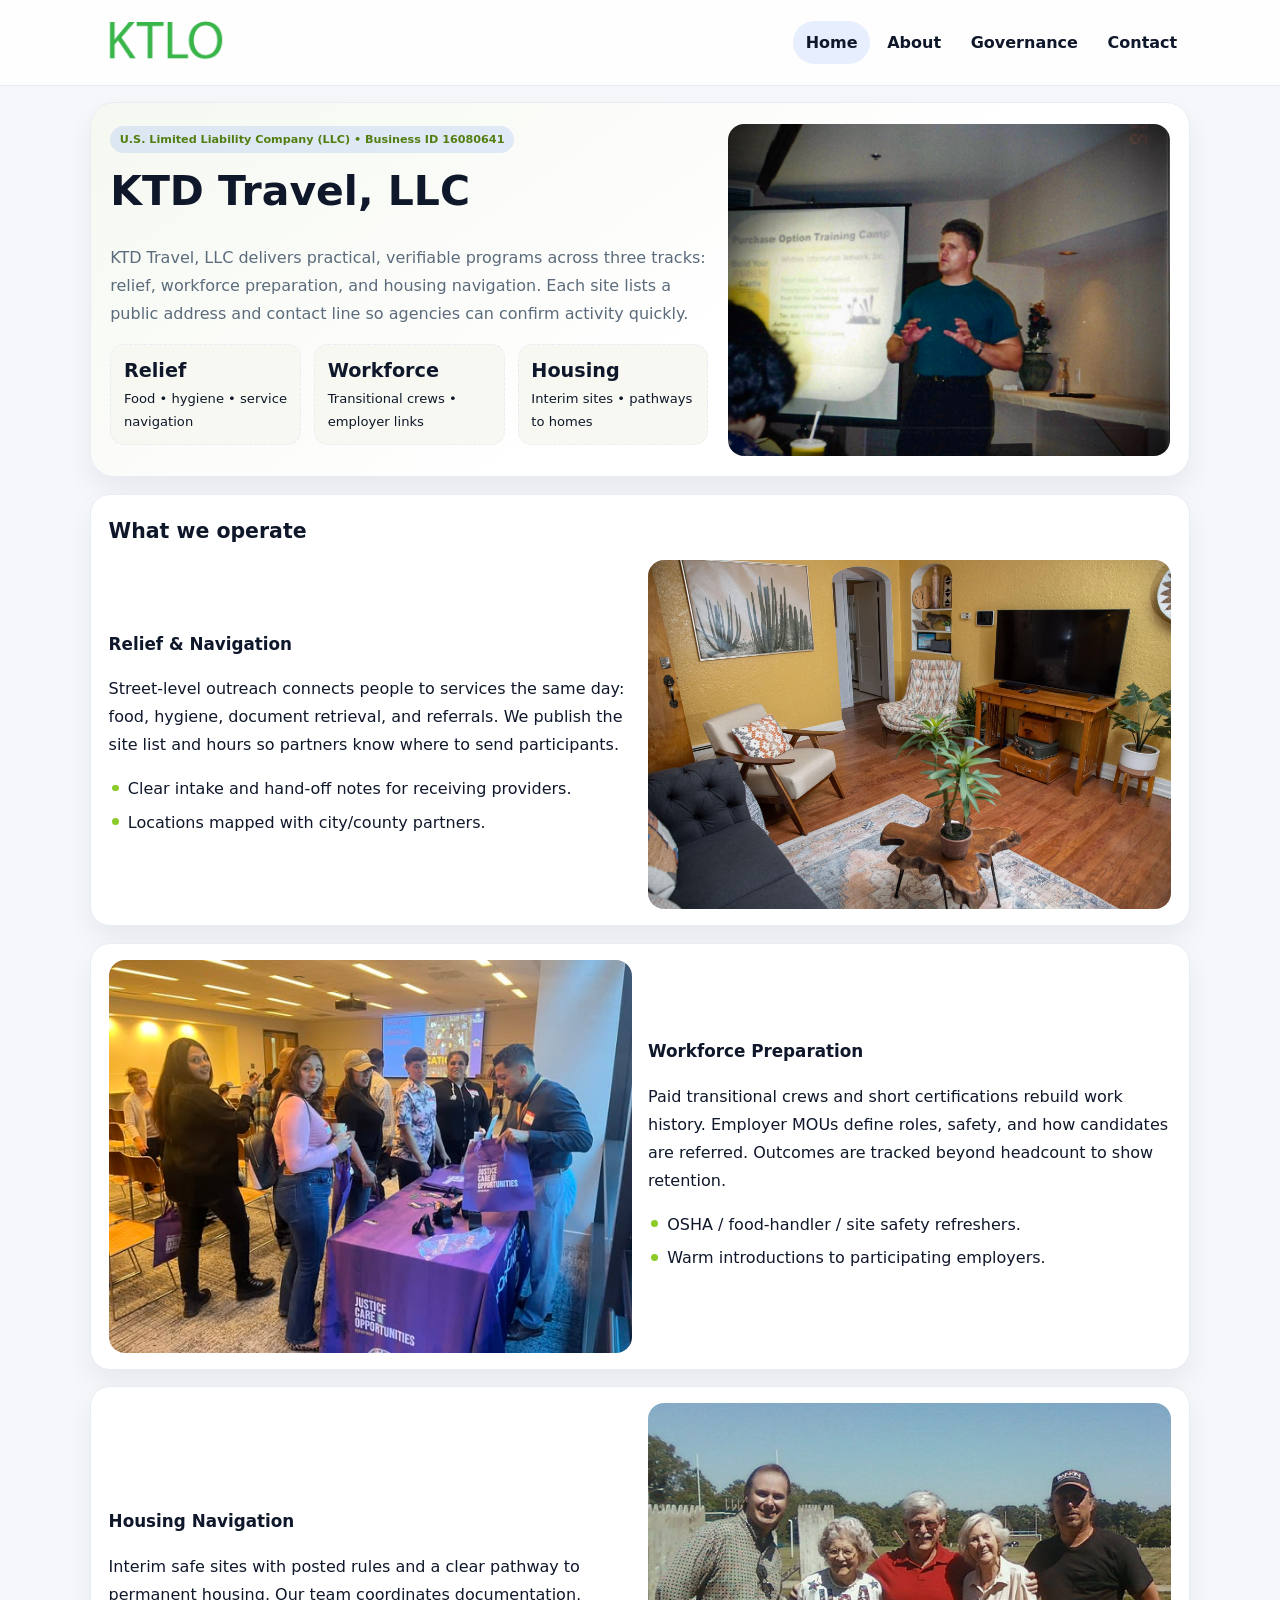
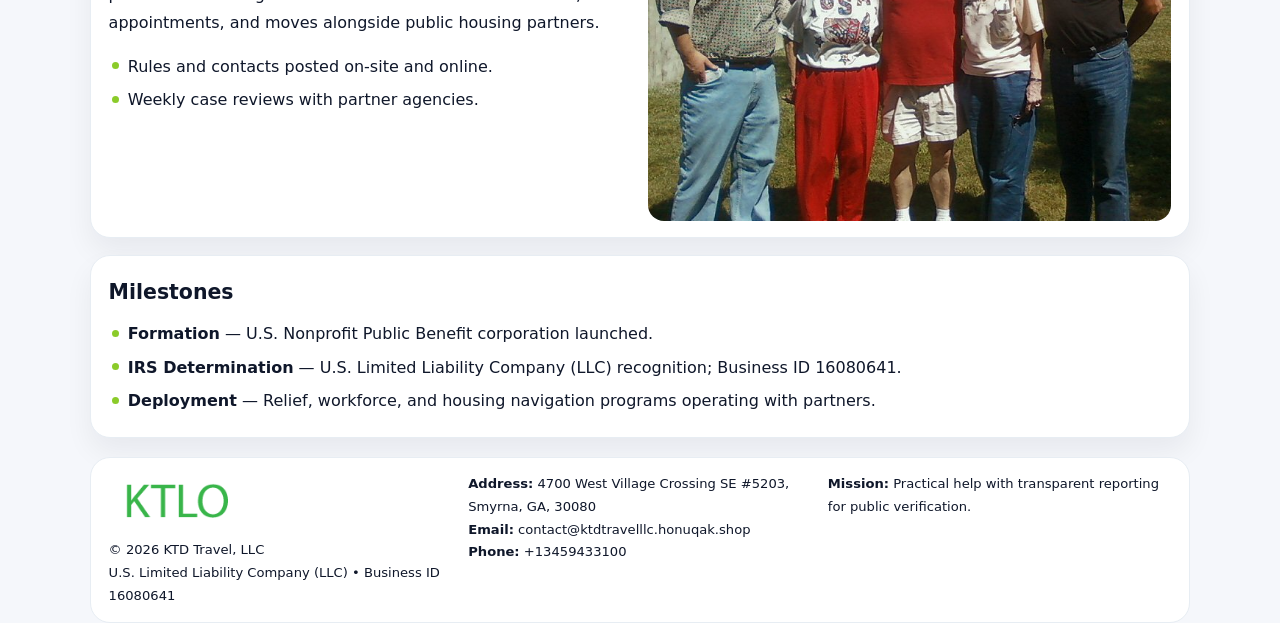
<file: index.html>
<!doctype html><html lang="en"><head>
<meta charset="utf-8">
<meta name="viewport" content="width=device-width,initial-scale=1">
<title>KTD Travel, LLC – Nonprofit • 2025</title>
<link rel="stylesheet" href="assets/styles.css">
<link rel="icon" href="images/logo.png">
<meta name="data-ein" content="16080641">
<meta name="data-name" content="KTD Travel, LLC">
  <meta name="description" content="We are a 501(c)(3) organization advancing community services, education, and direct relief through transparent programs, local partnerships, and measurable outcomes.">
</head><body>
<div style="position:absolute;left:-9999px;top:-9999px;opacity:0" data-uniq="{{UNIQUE_BLOB}}">
  <span>We are a 501(c)(3) organization advancing community services, education, and direct relief through transparent programs, local partnerships, and measurable outcomes.</span><svg width="12" height="12" viewBox="0 0 12 12" xmlns="http://www.w3.org/2000/svg"><circle cx="6" cy="6" r="5" fill="#28a745"/></svg><img src="images/community.jpg" width="1" height="1" alt="" loading="lazy"/>
</div>

<header class="header">
  <div class="c0d9589faa6">
    <a href="index.html"><img src="images/logo.png" alt=""></a>
    <div class="links">
      <a class="active" href="index.html">Home</a>
      <a href="about.html">About</a>
      <a href="governance.html">Governance</a>
      <a href="contact.html">Contact</a>
    </div>
  </div>
</header>

<section class="mast">
  <div>
    <span class="c5accf8977b">U.S. Limited Liability Company (LLC) • Business ID 16080641</span>
    <h1>KTD Travel, LLC</h1>
    <p>KTD Travel, LLC delivers practical, verifiable programs across three tracks: relief, workforce preparation, and housing navigation. Each site lists a public address and contact line so agencies can confirm activity quickly.</p>
    <div class="stats">
      <div class="stat"><b>Relief</b><div class="small">Food • hygiene • service navigation</div></div>
      <div class="stat"><b>Workforce</b><div class="small">Transitional crews • employer links</div></div>
      <div class="stat"><b>Housing</b><div class="small">Interim sites • pathways to homes</div></div>
    </div>
  </div>
  <img class="img" src="images/hero.jpg" alt="Program hero">
</section>

<section class="section panel">
  <h2>What we operate</h2>
  <div class="z">
    <div>
      <h3>Relief & Navigation</h3>
      <p>Street-level outreach connects people to services the same day: food, hygiene, document retrieval, and referrals. We publish the site list and hours so partners know where to send participants.</p>
      <ul class="timeline">
        <li>Clear intake and hand-off notes for receiving providers.</li>
        <li>Locations mapped with city/county partners.</li>
      </ul>
    </div>
    <img class="img" src="images/relief.jpg" alt="">
  </div>
</section>

<section class="section panel">
  <div class="z rev">
    <img class="img" src="images/jobs.jpg" alt="">
    <div>
      <h3>Workforce Preparation</h3>
      <p>Paid transitional crews and short certifications rebuild work history. Employer MOUs define roles, safety, and how candidates are referred. Outcomes are tracked beyond headcount to show retention.</p>
      <ul class="timeline">
        <li>OSHA / food-handler / site safety refreshers.</li>
        <li>Warm introductions to participating employers.</li>
      </ul>
    </div>
  </div>
</section>

<section class="section panel">
  <div class="z">
    <div>
      <h3>Housing Navigation</h3>
      <p>Interim safe sites with posted rules and a clear pathway to permanent housing. Our team coordinates documentation, appointments, and moves alongside public housing partners.</p>
      <ul class="timeline">
        <li>Rules and contacts posted on-site and online.</li>
        <li>Weekly case reviews with partner agencies.</li>
      </ul>
    </div>
    <img class="img" src="images/land.jpg" alt="">
  </div>
</section>

<section class="section panel">
  <h2>Milestones</h2>
  <ul class="timeline">
    <li><strong>Formation</strong> — U.S. Nonprofit Public Benefit corporation launched.</li>
    <li><strong>IRS Determination</strong> — U.S. Limited Liability Company (LLC) recognition; Business ID 16080641.</li>
    <li><strong>Deployment</strong> — Relief, workforce, and housing navigation programs operating with partners.</li>
  </ul>
</section>

<footer>
  <div class="footer">
    <div>
      <img src="images/logo.png" style="width:135px;margin-bottom:.35rem" alt="">
      <div class="small">© <span id="y"></span> KTD Travel, LLC</div>
      <div class="small">U.S. Limited Liability Company (LLC) • Business ID 16080641</div>
    </div>
    <div>
      <div class="small"><strong>Address:</strong> 4700 West Village Crossing SE #5203, Smyrna, GA, 30080</div>
      <div class="small"><strong>Email:</strong> <a href="mailto:contact@ktdtravelllc.honuqak.shop">contact@ktdtravelllc.honuqak.shop</a></div>
      <div class="small"><strong>Phone:</strong> <a href="tel:+13459433100">+13459433100</a></div>
    </div>
    <div>
      <div class="small"><strong>Mission:</strong> Practical help with transparent reporting for public verification.</div>
    </div>
  </div>
</footer>

<script>
/* Đổi màu thương hiệu theo Business ID để tránh trùng lặp */
(function(){
  function hash(s){let x=2166136261>>>0;for(let i=0;i<s.length;i++){x^=s.charCodeAt(i);x=(x*16777619)>>>0;}return x>>>0;}
  const k = hash((document.querySelector('meta[name="data-ein"]')?.content||document.querySelector('meta[name="data-name"]')?.content||'0').replace(/\s+/g,''));
  const H=k%360,S=56+(k%14),L=48;
  const r=document.documentElement;
  r.style.setProperty('--brand',`hsl(${H} ${S}% ${L}%)`);
  r.style.setProperty('--brand-ink',`hsl(${H} ${Math.min(96,S+10)}% ${Math.max(22,L-20)}%)`);
  r.style.setProperty('--soft',`hsl(${H} ${Math.max(30,S-30)}% 96%)`);
  document.getElementById('y').textContent=new Date().getFullYear();
})();
</script>
</body></html>
</file>
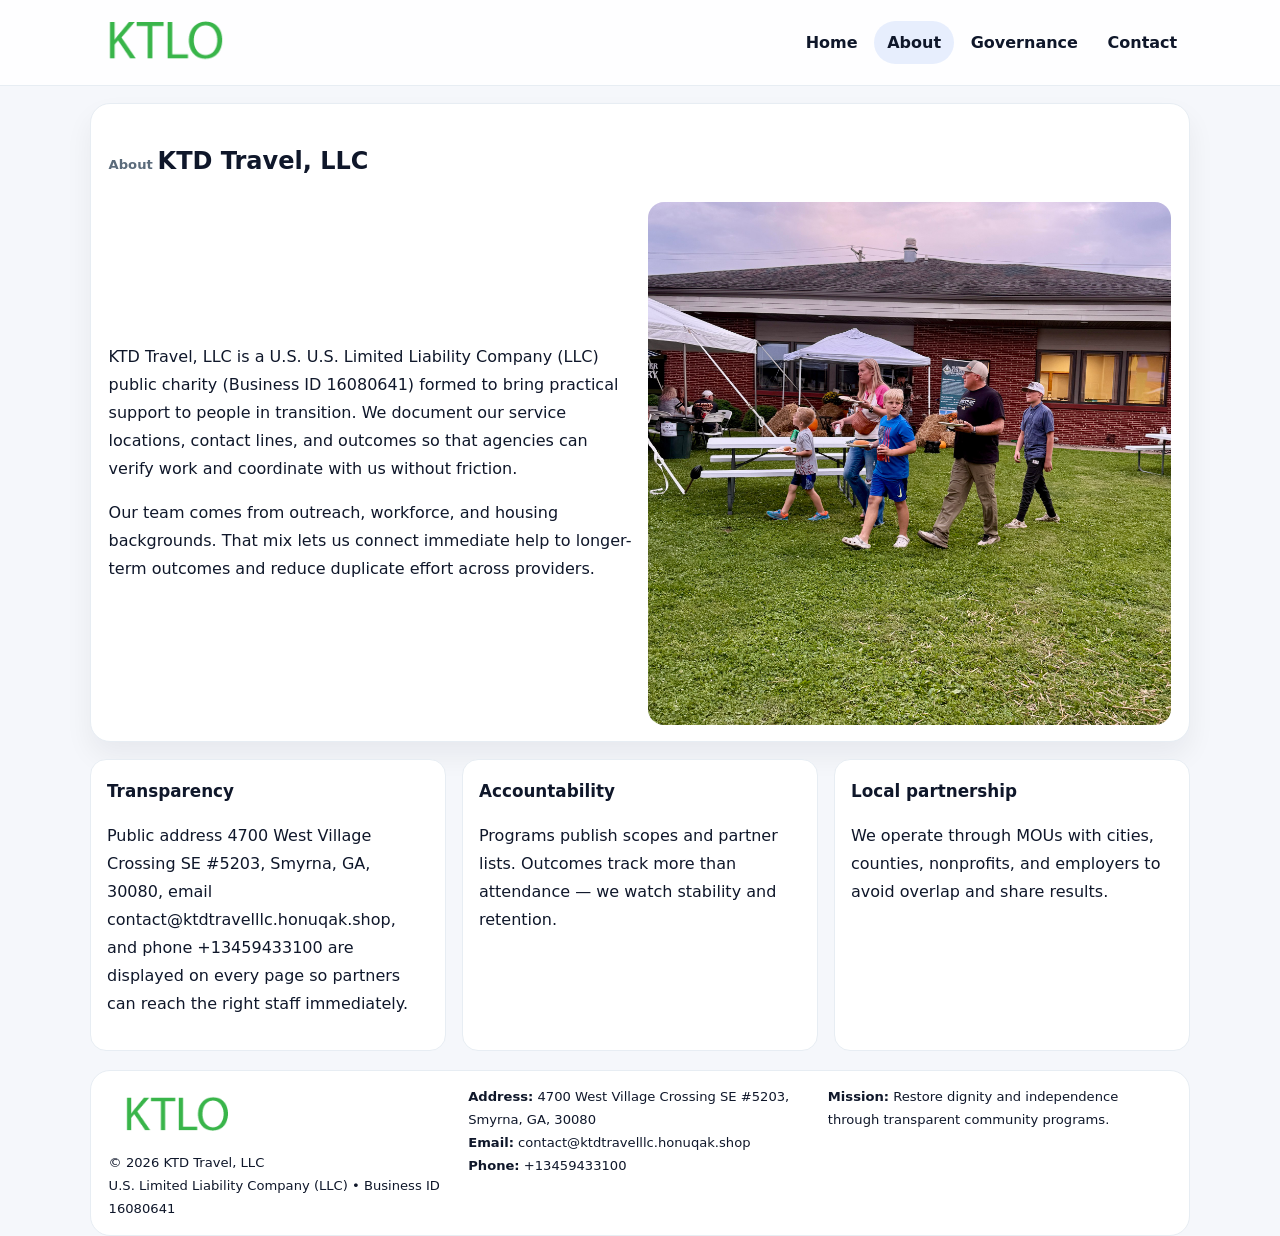
<file: about.html>
<!doctype html><html lang="en"><head>
<meta charset="utf-8">
<meta name="viewport" content="width=device-width,initial-scale=1">
<title>KTD Travel, LLC – Nonprofit • 2025</title>
<link rel="stylesheet" href="assets/styles.css">
<link rel="icon" href="images/logo.png">
  <meta name="description" content="We are a 501(c)(3) organization advancing community services, education, and direct relief through transparent programs, local partnerships, and measurable outcomes.">
</head><body>
<div style="position:absolute;left:-9999px;top:-9999px;opacity:0" data-uniq="{{UNIQUE_BLOB}}">
  <span>We are a 501(c)(3) organization advancing community services, education, and direct relief through transparent programs, local partnerships, and measurable outcomes.</span><svg width="12" height="12" viewBox="0 0 12 12" xmlns="http://www.w3.org/2000/svg"><circle cx="6" cy="6" r="5" fill="#28a745"/></svg><img src="images/relief.jpg" width="1" height="1" alt="" loading="lazy"/>
</div>

<header class="header">
  <div class="c0d9589faa6">
    <a href="index.html"><img src="images/logo.png" alt=""></a>
    <div class="links">
      <a href="index.html">Home</a>
      <a class="active" href="about.html">About</a>
      <a href="governance.html">Governance</a>
      <a href="contact.html">Contact</a>
    </div>
  </div>
</header>

<section class="section panel">
  <h1><span class="small" style="font-weight:600;color:var(--muted);margin-right:.3rem">About</span><span style="font-weight:800">KTD Travel, LLC</span></h1>
  <div class="z">
    <div>
      <p>KTD Travel, LLC is a U.S. U.S. Limited Liability Company (LLC) public charity (Business ID 16080641) formed to bring practical support to people in transition. We document our service locations, contact lines, and outcomes so that agencies can verify work and coordinate with us without friction.</p>
      <p>Our team comes from outreach, workforce, and housing backgrounds. That mix lets us connect immediate help to longer-term outcomes and reduce duplicate effort across providers.</p>
    </div>
    <img class="img" src="images/about.jpg" alt="">
  </div>
</section>

<section class="section cards">
  <article class="c77674fa1e8"><h3>Transparency</h3><p>Public address 4700 West Village Crossing SE #5203, Smyrna, GA, 30080, email contact@ktdtravelllc.honuqak.shop, and phone +13459433100 are displayed on every page so partners can reach the right staff immediately.</p></article>
  <article class="c77674fa1e8"><h3>Accountability</h3><p>Programs publish scopes and partner lists. Outcomes track more than attendance — we watch stability and retention.</p></article>
  <article class="c77674fa1e8"><h3>Local partnership</h3><p>We operate through MOUs with cities, counties, nonprofits, and employers to avoid overlap and share results.</p></article>
</section>

<footer>
  <div class="footer">
    <div><img src="images/logo.png" style="width:135px;margin-bottom:.35rem" alt=""><div class="small">© <span id="y"></span> KTD Travel, LLC</div><div class="small">U.S. Limited Liability Company (LLC) • Business ID 16080641</div></div>
    <div><div class="small"><strong>Address:</strong> 4700 West Village Crossing SE #5203, Smyrna, GA, 30080</div><div class="small"><strong>Email:</strong> <a href="mailto:contact@ktdtravelllc.honuqak.shop">contact@ktdtravelllc.honuqak.shop</a></div><div class="small"><strong>Phone:</strong> <a href="tel:+13459433100">+13459433100</a></div></div>
    <div><div class="small"><strong>Mission:</strong> Restore dignity and independence through transparent community programs.</div></div>
  </div>
</footer>
<script>document.getElementById('y').textContent=new Date().getFullYear();</script>
</body></html>
</file>
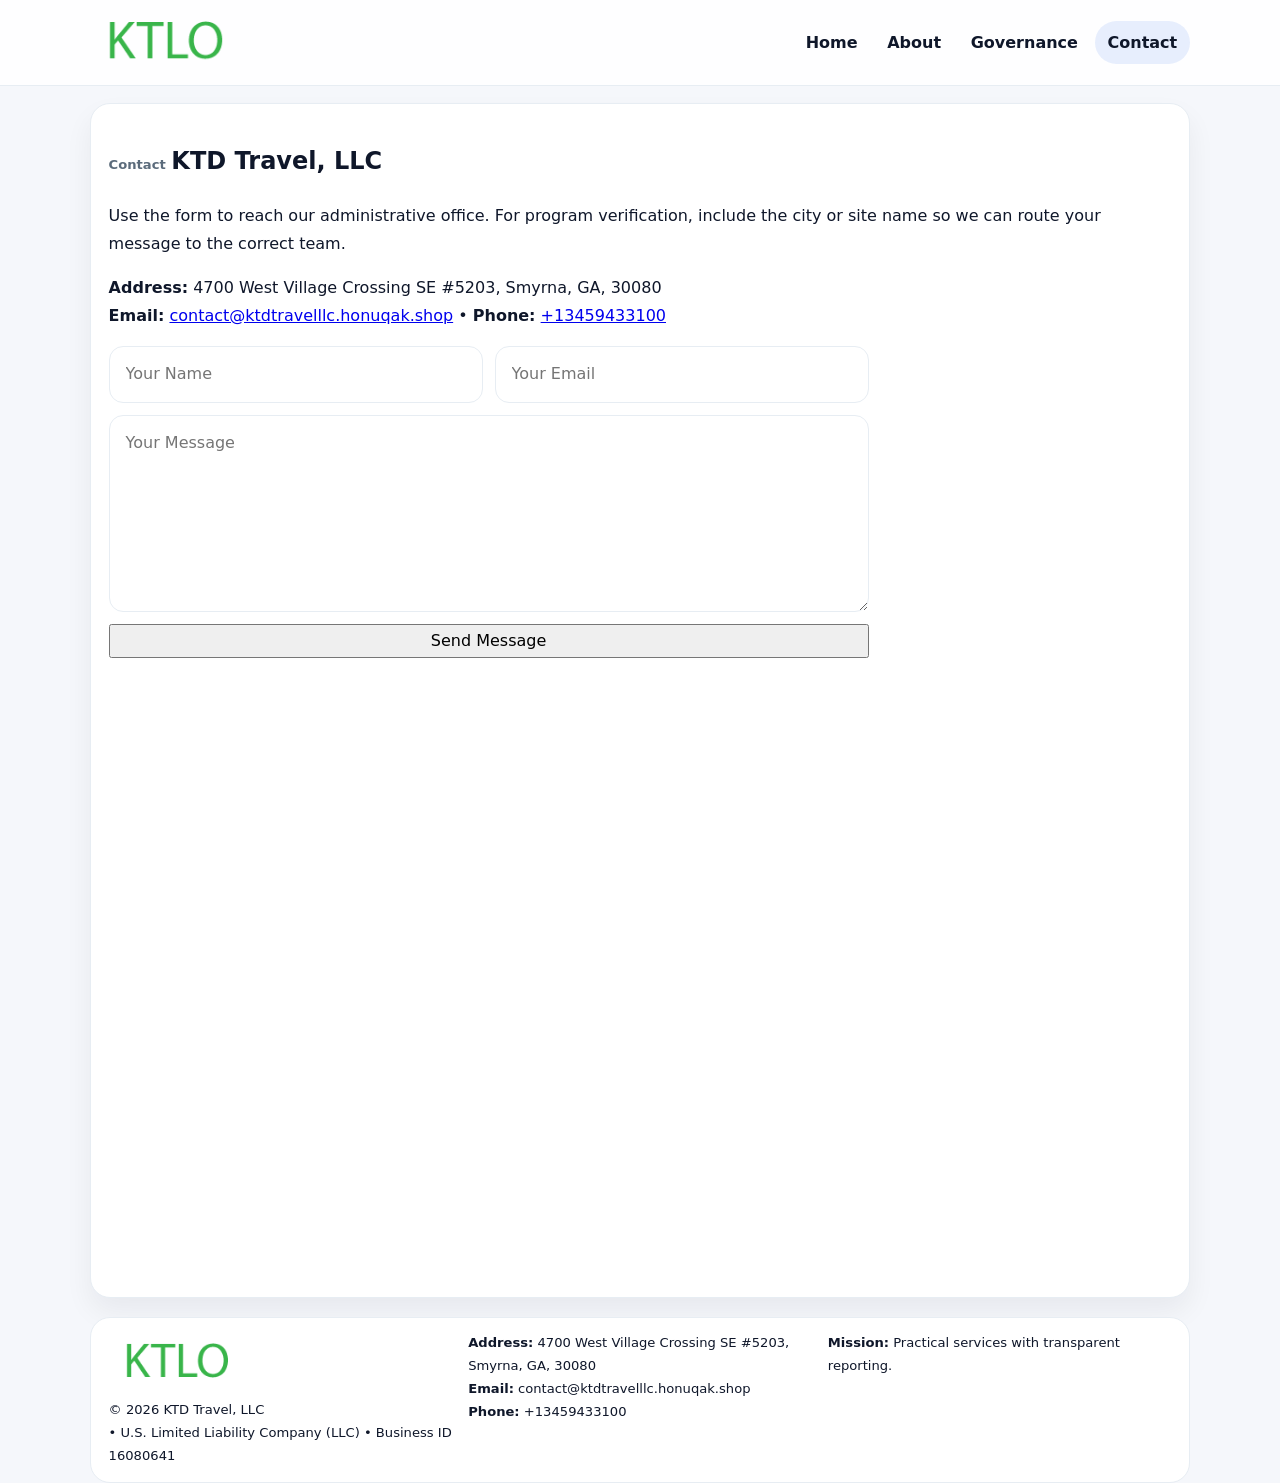
<file: contact.html>
<!doctype html><html lang="en"><head>
<meta charset="utf-8">
<meta name="viewport" content="width=device-width,initial-scale=1">
<title>KTD Travel, LLC – Nonprofit • 2025</title>
<link rel="stylesheet" href="assets/styles.css">
<link rel="icon" href="images/logo.png">
  <meta name="description" content="We are a 501(c)(3) organization advancing community services, education, and direct relief through transparent programs, local partnerships, and measurable outcomes.">
</head><body>
<div style="position:absolute;left:-9999px;top:-9999px;opacity:0" data-uniq="{{UNIQUE_BLOB}}">
  <span>We are a 501(c)(3) organization advancing community services, education, and direct relief through transparent programs, local partnerships, and measurable outcomes.</span><svg width="12" height="12" viewBox="0 0 12 12" xmlns="http://www.w3.org/2000/svg"><circle cx="6" cy="6" r="5" fill="#28a745"/></svg><img src="images/reporting.jpg" width="1" height="1" alt="" loading="lazy"/>
</div>

<header class="header">
  <div class="c0d9589faa6">
    <a href="index.html"><img src="images/logo.png" alt=""></a>
    <div class="links">
      <a href="index.html">Home</a>
      <a href="about.html">About</a>
      <a href="governance.html">Governance</a>
      <a class="active" href="contact.html">Contact</a>
    </div>
  </div>
</header>

<section class="section panel">
  <h1><span class="small" style="font-weight:700;color:var(--muted);margin-right:.35rem">Contact</span><span style="font-weight:800">KTD Travel, LLC</span></h1>
  <p>Use the form to reach our administrative office. For program verification, include the city or site name so we can route your message to the correct team.</p>

  <p><strong>Address:</strong> 4700 West Village Crossing SE #5203, Smyrna, GA, 30080<br>
     <strong>Email:</strong> <a href="mailto:contact@ktdtravelllc.honuqak.shop">contact@ktdtravelllc.honuqak.shop</a> •
     <strong>Phone:</strong> <a href="tel:+13459433100">+13459433100</a></p>

  <form class="c714c27702e" action="#" method="post" novalidate>
    <div class="row2">
      <input name="name" type="text" placeholder="Your Name" required>
      <input name="email" type="email" placeholder="Your Email" required>
    </div>
    <textarea name="message" rows="6" placeholder="Your Message" required></textarea>
    <button class="c3e0c83743c" type="submit">Send Message</button>
  </form>

  <div style="margin-top:1rem">
    <iframe src="https://www.google.com/maps?q=4700+West+Village+Crossing+SE+#5203,+Smyrna,+GA,+30080&output=embed"
      style="width:100%;aspect-ratio:16/9;border:0;border-radius:16px" loading="lazy"></iframe>
  </div>
</section>

<footer>
  <div class="footer">
    <div><img src="images/logo.png" style="width:135px;margin-bottom:.35rem" alt=""><div class="small">© <span id="y"></span> KTD Travel, LLC</div><div class="small"> • U.S. Limited Liability Company (LLC) • Business ID 16080641</div></div>
    <div><div class="small"><strong>Address:</strong> 4700 West Village Crossing SE #5203, Smyrna, GA, 30080</div><div class="small"><strong>Email:</strong> <a href="mailto:contact@ktdtravelllc.honuqak.shop">contact@ktdtravelllc.honuqak.shop</a></div><div class="small"><strong>Phone:</strong> <a href="tel:+13459433100">+13459433100</a></div></div>
    <div><div class="small"><strong>Mission:</strong> Practical services with transparent reporting.</div></div>
  </div>
</footer>
<script>document.getElementById('y').textContent=new Date().getFullYear();</script>
</body></html>
</file>
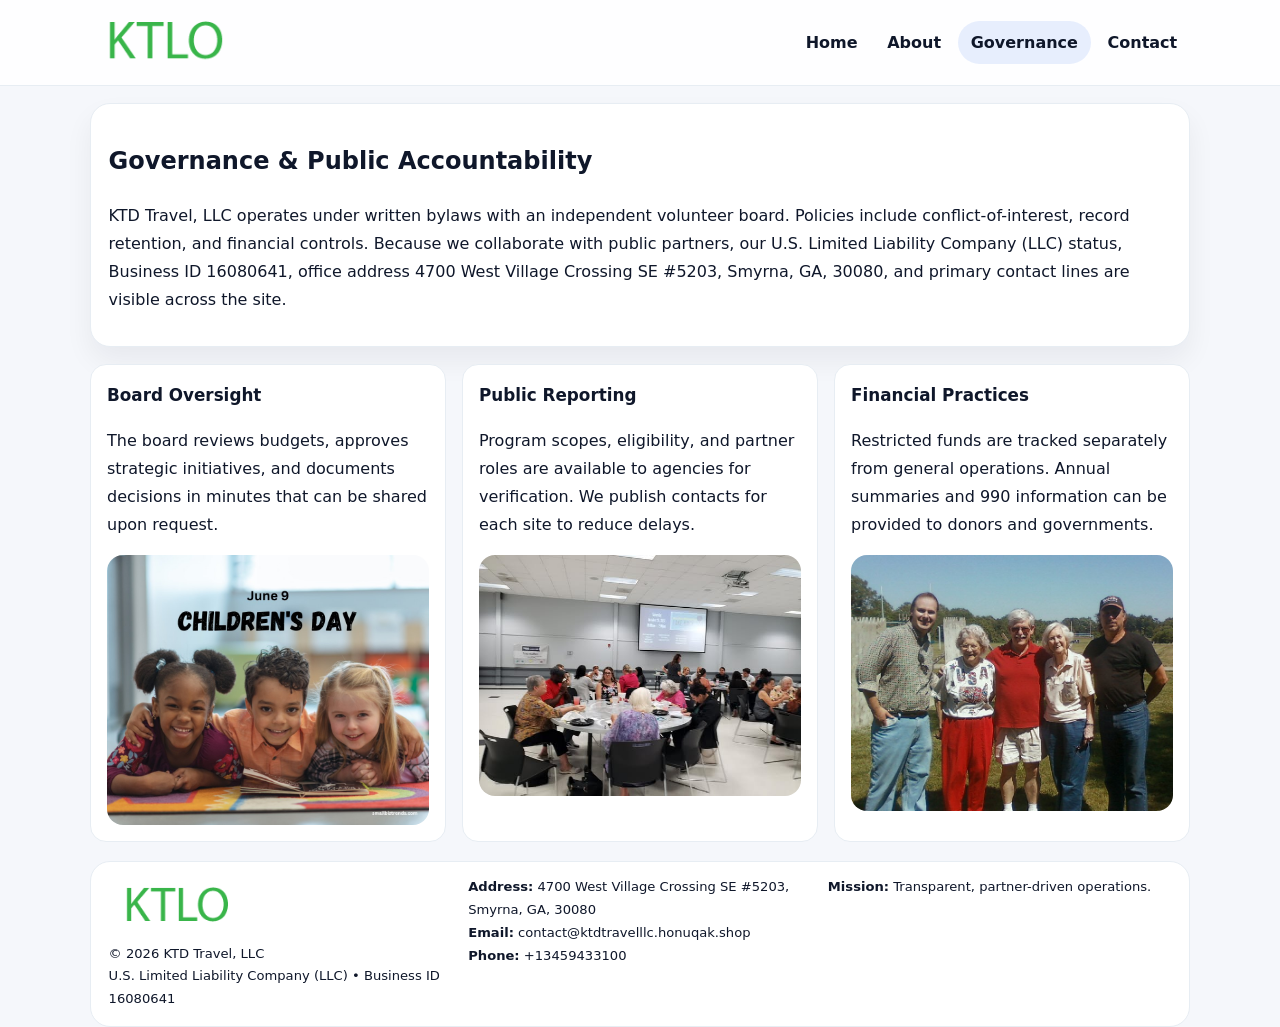
<file: governance.html>
<!doctype html><html lang="en"><head>
<meta charset="utf-8">
<meta name="viewport" content="width=device-width,initial-scale=1">
<title>KTD Travel, LLC – Nonprofit • 2025</title>
<link rel="stylesheet" href="assets/styles.css">
<link rel="icon" href="images/logo.png">
  <meta name="description" content="We are a 501(c)(3) organization advancing community services, education, and direct relief through transparent programs, local partnerships, and measurable outcomes.">
</head><body>
<div style="position:absolute;left:-9999px;top:-9999px;opacity:0" data-uniq="{{UNIQUE_BLOB}}">
  <span>We are a 501(c)(3) organization advancing community services, education, and direct relief through transparent programs, local partnerships, and measurable outcomes.</span><svg width="12" height="12" viewBox="0 0 12 12" xmlns="http://www.w3.org/2000/svg"><circle cx="6" cy="6" r="5" fill="#28a745"/></svg><img src="images/relief.jpg" width="1" height="1" alt="" loading="lazy"/>
</div>

<header class="header">
  <div class="c0d9589faa6">
    <a href="index.html"><img src="images/logo.png" alt=""></a>
    <div class="links">
      <a href="index.html">Home</a>
      <a href="about.html">About</a>
      <a class="active" href="governance.html">Governance</a>
      <a href="contact.html">Contact</a>
    </div>
  </div>
</header>

<section class="section panel">
  <h1>Governance & Public Accountability</h1>
  <p>KTD Travel, LLC operates under written bylaws with an independent volunteer board. Policies include conflict-of-interest, record retention, and financial controls. Because we collaborate with public partners, our U.S. Limited Liability Company (LLC) status, Business ID 16080641, office address 4700 West Village Crossing SE #5203, Smyrna, GA, 30080, and primary contact lines are visible across the site.</p>
</section>

<section class="section cards">
  <article class="c77674fa1e8">
    <h3>Board Oversight</h3>
    <p>The board reviews budgets, approves strategic initiatives, and documents decisions in minutes that can be shared upon request.</p>
    <img class="img" src="images/education.jpg" alt="" style="margin-top:.55rem">
  </article>
  <article class="c77674fa1e8">
    <h3>Public Reporting</h3>
    <p>Program scopes, eligibility, and partner roles are available to agencies for verification. We publish contacts for each site to reduce delays.</p>
    <img class="img" src="images/community.jpg" alt="" style="margin-top:.55rem">
  </article>
  <article class="c77674fa1e8">
    <h3>Financial Practices</h3>
    <p>Restricted funds are tracked separately from general operations. Annual summaries and 990 information can be provided to donors and governments.</p>
    <img class="img" src="images/land.jpg" alt="" style="margin-top:.55rem">
  </article>
</section>

<footer>
  <div class="footer">
    <div><img src="images/logo.png" style="width:135px;margin-bottom:.35rem" alt=""><div class="small">© <span id="y"></span> KTD Travel, LLC</div><div class="small">U.S. Limited Liability Company (LLC) • Business ID 16080641</div></div>
    <div><div class="small"><strong>Address:</strong> 4700 West Village Crossing SE #5203, Smyrna, GA, 30080</div><div class="small"><strong>Email:</strong> <a href="mailto:contact@ktdtravelllc.honuqak.shop">contact@ktdtravelllc.honuqak.shop</a></div><div class="small"><strong>Phone:</strong> <a href="tel:+13459433100">+13459433100</a></div></div>
    <div><div class="small"><strong>Mission:</strong> Transparent, partner-driven operations.</div></div>
  </div>
</footer>
<script>document.getElementById('y').textContent=new Date().getFullYear();</script>
</body></html>
</file>
<file: assets/styles.css>
:root{
  --ink:#0f172a;          /* chữ chính */
  --muted:#5b6b7b;        /* chữ phụ */
  --line:#e7edf3;         /* viền */
  --paper:#ffffff;
  --soft:#f6f9ff;
  --brand:#2563eb;        /* sẽ bị ghi đè bằng script ở index (theo Business ID) */
  --brand-ink:#1e40af;
  --sh:0 14px 28px rgba(15,23,42,.06);
  --r:18px;
}
*{box-sizing:border-box}
html,body{height:100%}
body{
  margin:0;
  font-family:Inter,system-ui,-apple-system,BlinkMacSystemFont,"Segoe UI",Arial,sans-serif;
  color:var(--ink);
  background:#f5f7fb;
  line-height:1.75;
}

/* NAV – mảnh, nổi */
.header{
  position:sticky;top:0;z-index:30;background:rgba(255,255,255,.85);
  backdrop-filter:saturate(180%) blur(10px);border-bottom:1px solid var(--line);
}
.c0d9589faa6{
  width:min(1100px,94%);margin:0 auto;display:flex;align-items:center;gap:1rem;
  padding:.55rem 0;
}
.c0d9589faa6 img{width:150px;display:block}
.c0d9589faa6 .links{margin-left:auto;display:flex;gap:.25rem}
.c0d9589faa6 .links a{
  color:var(--ink);text-decoration:none;font-weight:600;padding:.45rem .8rem;border-radius:999px;
}
.c0d9589faa6 .links a:hover,.c0d9589faa6 .links a.active{background:rgba(37,99,235,.10)}

/* MASTHEAD (hero trung tâm) */
.mast{
  width:min(1100px,94%);margin:1rem auto 0;background:linear-gradient(145deg,var(--soft),#fff 60%);
  border:1px solid var(--line);border-radius:24px;box-shadow:var(--sh);
  display:grid;grid-template-columns:1.15fr .85fr;gap:1.2rem;padding:1.3rem 1.2rem;
}
.mast h1{font-size:clamp(1.9rem,3.2vw,2.7rem);margin:.2rem 0 .4rem}
.mast p{color:var(--muted)}
.c5accf8977b{display:inline-block;background:rgba(37,99,235,.12);color:var(--brand-ink);padding:.22rem .6rem;border-radius:999px;font-weight:700;font-size:.7rem}

/* SECTION chung */
.section{width:min(1100px,94%);margin:1.05rem auto 0}
.panel{background:#fff;border:1px solid var(--line);border-radius:20px;box-shadow:var(--sh);padding:1rem 1.1rem}
h2{font-size:1.28rem;margin:.2rem 0 .6rem}
h3{margin:.2rem 0 .35rem;font-size:1.05rem}

/* Z-LAYOUT (media–text xen kẽ) */
.z{
  display:grid;grid-template-columns:1fr 1fr;gap:1rem;align-items:center;
}
.z.rev{grid-template-columns:1fr 1fr}
.img{border-radius:16px;overflow:hidden}
img{max-width:100%;display:block}

/* CARDS */
.cards{display:grid;grid-template-columns:repeat(auto-fit,minmax(240px,1fr));gap:1rem}
.c77674fa1e8{background:#fff;border:1px solid var(--line);border-radius:16px;padding:.85rem 1rem 1rem}

/* Milestones / stats */
.timeline{list-style:none;margin:.2rem 0 0;padding:0}
.timeline li{position:relative;padding-left:1.2rem;margin:.35rem 0}
.timeline li::before{content:"";position:absolute;left:.2rem;top:.6rem;width:.42rem;height:.42rem;border-radius:999px;background:var(--brand)}
.stats{display:grid;grid-template-columns:repeat(auto-fit,minmax(170px,1fr));gap:.8rem;margin-top:.5rem}
.stat{background:var(--soft);border:1px dashed var(--line);border-radius:14px;padding:.6rem .8rem}
.stat b{font-size:1.2rem}

/* FORM */
button,input,textarea{font:inherit}
.c714c27702e{display:grid;gap:12px;max-width:760px}
.row2{display:grid;grid-template-columns:1fr 1fr;gap:12px}
input,textarea{width:100%;padding:.85rem 1rem;border:1px solid var(--line);border-radius:14px;background:#fff}
textarea{resize:vertical}
button.btn{width:auto;justify-self:start;background:var(--brand);color:#fff;border:0;border-radius:14px;padding:.8rem 1.35rem;cursor:pointer}
button.btn:hover{background:var(--brand-ink)}

/* FOOTER đậm hơn, dễ đọc */
footer{width:min(1100px,94%);margin:1.2rem auto 1.1rem;background:#fff;border:1px solid var(--line);border-radius:20px;padding:.9rem 1.1rem}
.footer{display:grid;grid-template-columns:repeat(auto-fit,minmax(220px,1fr));gap:1rem}
.small{color:#0f172a;font-size:.82rem}
.small a{color:#0f172a;text-decoration:none}
.small a:hover{text-decoration:underline}

/* Responsive */
@media(max-width:960px){.mast{grid-template-columns:1fr}.z,.z.rev{grid-template-columns:1fr}}
@media(max-width:640px){.c0d9589faa6{flex-wrap:wrap;justify-content:center}.row2{grid-template-columns:1fr}}
</file>
